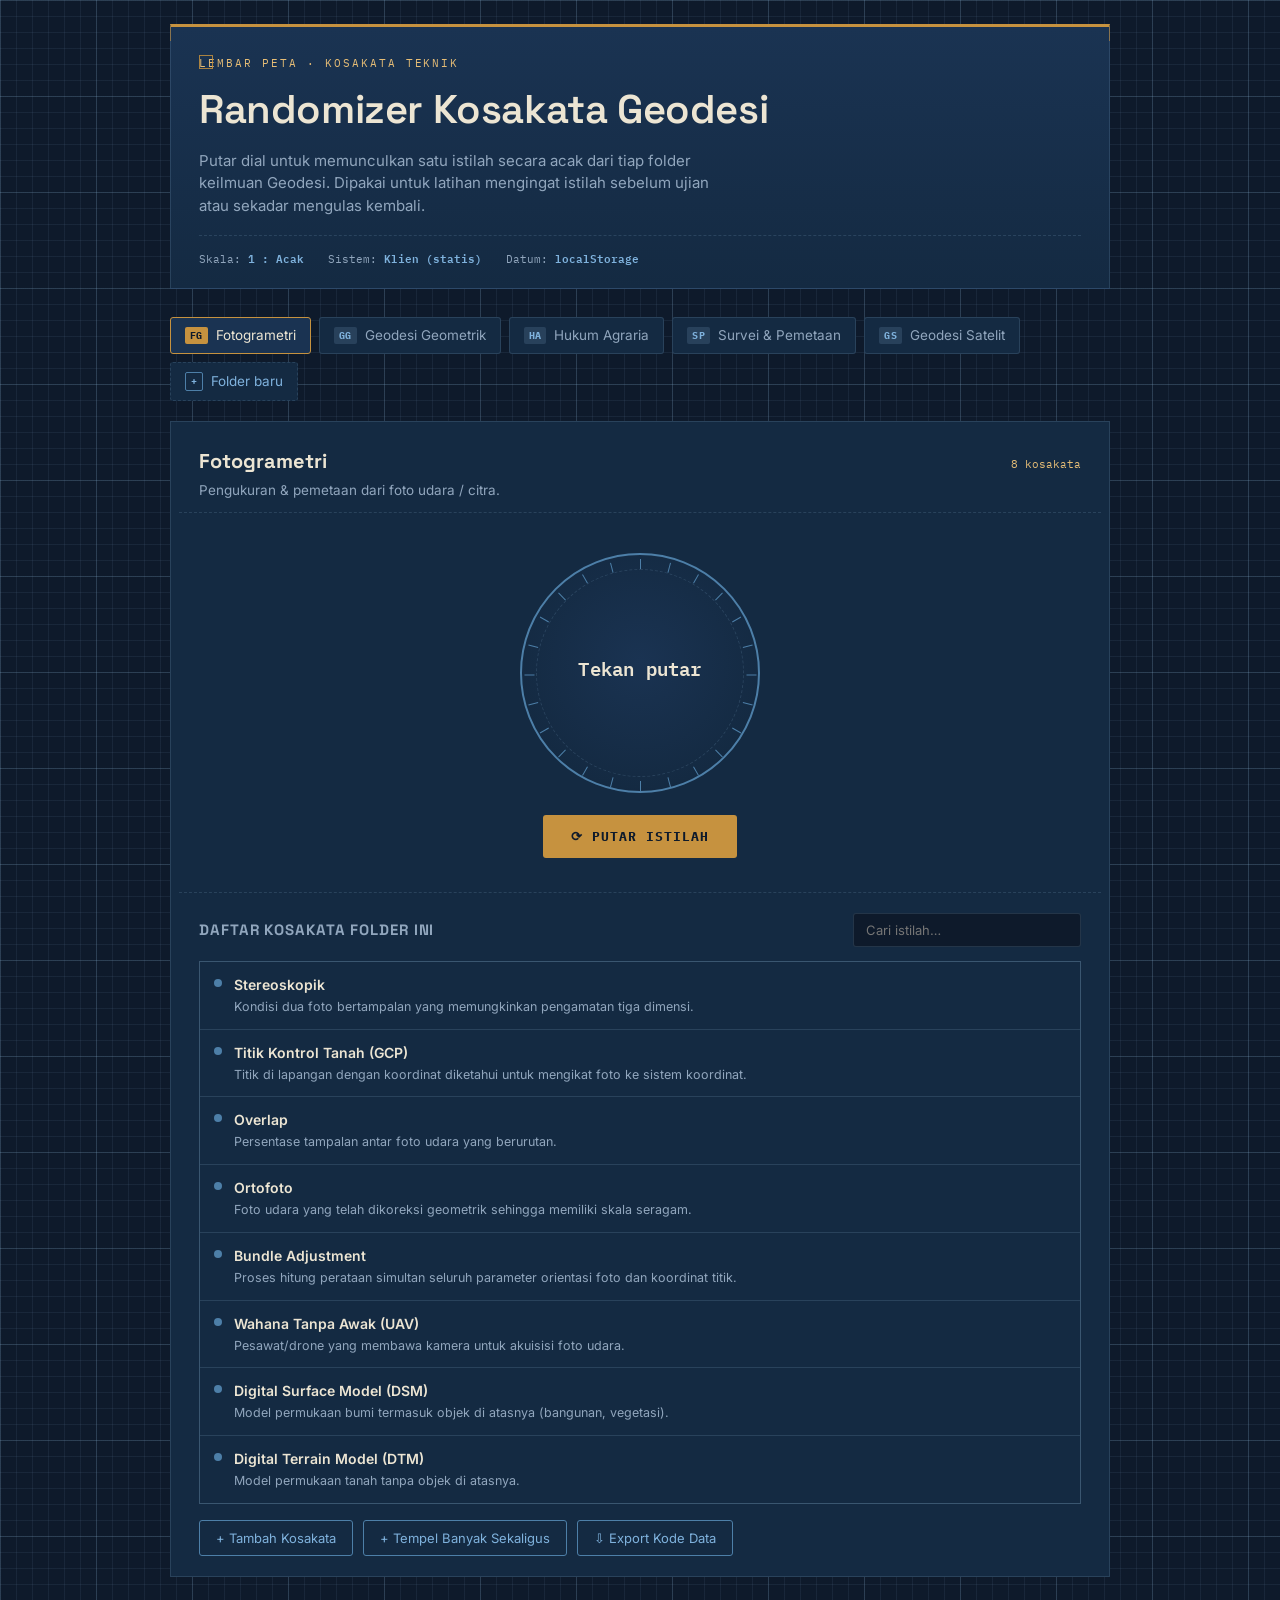
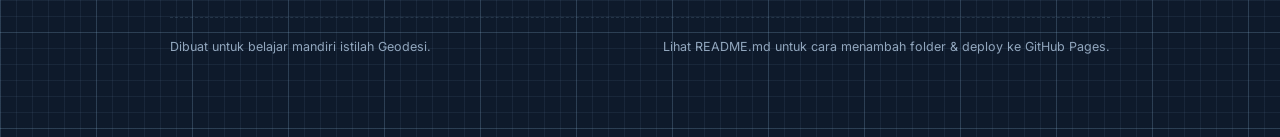
<file: index.html>
<!DOCTYPE html>
<html lang="id">
<head>
<meta charset="UTF-8" />
<meta name="viewport" content="width=device-width, initial-scale=1.0" />
<title>Randomizer Kosakata Geodesi</title>
<meta name="description" content="Alat bantu belajar kosakata dan istilah ilmu Geodesi — fotogrametri, geodesi geometrik, hukum agraria, dan lainnya." />
<link rel="preconnect" href="https://fonts.googleapis.com">
<link rel="preconnect" href="https://fonts.gstatic.com" crossorigin>
<link href="https://fonts.googleapis.com/css2?family=Space+Grotesk:wght@500;600;700&family=Inter:wght@400;500;600&family=IBM+Plex+Mono:wght@500;600&display=swap" rel="stylesheet">
<link rel="stylesheet" href="css/styles.css" />
</head>
<body>

<main class="container">

  <header class="map-sheet">
    <div class="corner-bl"></div><div class="corner-br"></div>
    <p class="map-sheet__eyebrow">Lembar Peta · Kosakata Teknik</p>
    <h1 class="map-sheet__title">Randomizer Kosakata Geodesi</h1>
    <p class="map-sheet__desc">
      Putar dial untuk memunculkan satu istilah secara acak dari tiap folder
      keilmuan Geodesi. Dipakai untuk latihan mengingat istilah sebelum ujian
      atau sekadar mengulas kembali.
    </p>
    <div class="map-sheet__meta">
      <span>Skala: <b>1 : Acak</b></span>
      <span>Sistem: <b>Klien (statis)</b></span>
      <span>Datum: <b>localStorage</b></span>
    </div>
  </header>

  <nav class="tabs" id="category-tabs" aria-label="Folder keilmuan"></nav>

  <section class="category-panel">
    <div class="category-panel__head">
      <div>
        <h2 id="current-category-name">—</h2>
        <p id="current-category-desc"></p>
      </div>
      <span class="category-panel__count" id="current-category-count"></span>
    </div>

    <div class="randomizer">
      <div class="dial" id="benchmark-dial" aria-label="Putar untuk mengacak istilah">
        <div class="dial__ticks" id="dial-ticks" aria-hidden="true"></div>
        <div class="dial__readout">
          <span id="readout-term">Tekan putar</span>
          <span id="readout-definition"></span>
        </div>
      </div>
      <button type="button" class="spin-btn" id="spin-btn">⟳ Putar Istilah</button>
    </div>

    <div class="list-section">
      <div class="list-section__head">
        <h3>Daftar kosakata folder ini</h3>
        <input type="search" id="search-input" class="search-input" placeholder="Cari istilah…" aria-label="Cari istilah" />
      </div>
      <ul class="term-list" id="term-list"></ul>
      <p class="empty-state" id="empty-state" hidden>Tidak ada istilah yang cocok. Coba kata kunci lain, atau tambahkan sendiri di bawah.</p>

      <div class="list-section__actions">
        <button type="button" class="btn-secondary" id="add-term-btn">+ Tambah Kosakata</button>
        <button type="button" class="btn-secondary" id="bulk-add-btn">+ Tempel Banyak Sekaligus</button>
        <button type="button" class="btn-secondary" id="export-btn">⇩ Export Kode Data</button>
      </div>
    </div>
  </section>

  <footer class="site-footer">
    <span>Dibuat untuk belajar mandiri istilah Geodesi.</span>
    <span>Lihat README.md untuk cara menambah folder &amp; deploy ke GitHub Pages.</span>
  </footer>
</main>

<!-- ===================== MODAL: Tambah Kosakata ===================== -->
<div class="modal" id="term-modal" hidden>
  <div class="modal__card" role="dialog" aria-modal="true" aria-labelledby="term-modal-title">
    <h3 id="term-modal-title">Tambah Kosakata</h3>
    <p class="modal__hint">Ditambahkan ke folder: <strong id="term-modal-cat-name"></strong></p>
    <form id="term-form">
      <div class="field">
        <label for="term-input">Istilah</label>
        <input id="term-input" type="text" required placeholder="mis. Ortorektifikasi" />
      </div>
      <div class="field">
        <label for="term-def-input">Definisi (opsional)</label>
        <textarea id="term-def-input" rows="3" placeholder="Penjelasan singkat istilah ini…"></textarea>
      </div>
      <div class="modal__actions">
        <button type="button" class="btn-ghost" data-close-modal>Batal</button>
        <button type="submit" class="btn-primary">Simpan</button>
      </div>
    </form>
  </div>
</div>

<!-- ===================== MODAL: Tempel Banyak Sekaligus ===================== -->
<div class="modal" id="bulk-modal" hidden>
  <div class="modal__card" role="dialog" aria-modal="true" aria-labelledby="bulk-modal-title">
    <h3 id="bulk-modal-title">Tempel Banyak Kosakata Sekaligus</h3>
    <p class="modal__hint">
      Ditambahkan ke folder: <strong id="bulk-modal-cat-name"></strong><br />
      Pisahkan tiap istilah dengan tanda titik koma <code>;</code>. Definisi
      bersifat opsional — tambahkan dengan tanda <code>|</code> setelah
      istilah.<br />
      Contoh: <code>Ortofoto|Foto udara terkoreksi geometrik;Overlap;Stereoskopik</code>
    </p>
    <form id="bulk-form">
      <div class="field">
        <label for="bulk-textarea">Tempel di sini</label>
        <textarea id="bulk-textarea" rows="7" required placeholder="Ortofoto;Overlap;Stereoskopik;Bundle Adjustment"></textarea>
      </div>
      <p class="form-error" id="bulk-form-error"></p>
      <div class="modal__actions">
        <button type="button" class="btn-ghost" data-close-modal>Batal</button>
        <button type="submit" class="btn-primary">Tambahkan Semua</button>
      </div>
    </form>
  </div>
</div>

<!-- ===================== MODAL: Tambah Folder ===================== -->
<div class="modal" id="category-modal" hidden>
  <div class="modal__card" role="dialog" aria-modal="true" aria-labelledby="category-modal-title">
    <h3 id="category-modal-title">Tambah Folder Baru</h3>
    <p class="modal__hint">Buat kategori kosong, lalu isi kosakatanya lewat "+ Tambah Kosakata".</p>
    <form id="category-form">
      <div class="field">
        <label for="category-name-input">Nama folder</label>
        <input id="category-name-input" type="text" required placeholder="mis. Kartografi" />
      </div>
      <div class="field">
        <label for="category-symbol-input">Kode singkat (2 huruf, opsional)</label>
        <input id="category-symbol-input" type="text" maxlength="4" placeholder="mis. KT" />
      </div>
      <div class="field">
        <label for="category-desc-input">Deskripsi singkat (opsional)</label>
        <textarea id="category-desc-input" rows="2" placeholder="Tentang apa folder ini…"></textarea>
      </div>
      <p class="form-error" id="category-form-error"></p>
      <div class="modal__actions">
        <button type="button" class="btn-ghost" data-close-modal>Batal</button>
        <button type="submit" class="btn-primary">Buat Folder</button>
      </div>
    </form>
  </div>
</div>

<!-- ===================== MODAL: Export Kode ===================== -->
<div class="modal" id="export-modal" hidden>
  <div class="modal__card" role="dialog" aria-modal="true" aria-labelledby="export-modal-title">
    <h3 id="export-modal-title">Export Kode Data</h3>
    <p class="modal__hint">Salin teks di bawah, lalu tempel untuk menimpa isi <code>js/data.js</code> agar semua kosakata tersimpan permanen di kode (bukan cuma di browser ini).</p>
    <textarea id="export-textarea" readonly></textarea>
    <div class="modal__actions">
      <button type="button" class="btn-ghost" data-close-modal>Tutup</button>
      <button type="button" class="btn-primary" id="copy-export-btn">Salin Kode</button>
    </div>
  </div>
</div>

<div class="toast" id="toast"></div>

<script src="js/data.js"></script>
<script src="js/storage.js"></script>
<script src="js/app.js"></script>
</body>
</html>
</file>
<file: css/styles.css>
/* =====================================================================
   DESIGN TOKENS
   Tema "peta blueprint" — kertas gambar teknik geodesi malam hari:
   biru tinta gelap, garis grid koordinat, aksen kuningan seperti
   pelat tanda benchmark (BM) di lapangan.
   ===================================================================== */
:root {
  --ink: #0e1a2b;
  --panel: #142a42;
  --panel-raised: #1a3352;
  --grid-line: rgba(147, 189, 224, 0.08);
  --grid-line-strong: rgba(147, 189, 224, 0.16);
  --blue-mid: #4d7fa8;
  --blue-bright: #7fb2dd;
  --brass: #c6923f;
  --brass-light: #e6bd76;
  --parchment: #ece5d3;
  --text-dim: #91a6bd;
  --green-flag: #7ea788;
  --danger: #c9695f;
  --radius: 3px;
  --font-display: "Space Grotesk", "Archivo", sans-serif;
  --font-body: "Inter", sans-serif;
  --font-mono: "IBM Plex Mono", monospace;
}

* { box-sizing: border-box; }
html { scroll-behavior: smooth; }

body {
  margin: 0;
  background-color: var(--ink);
  background-image:
    linear-gradient(var(--grid-line) 1px, transparent 1px),
    linear-gradient(90deg, var(--grid-line) 1px, transparent 1px),
    linear-gradient(var(--grid-line-strong) 1px, transparent 1px),
    linear-gradient(90deg, var(--grid-line-strong) 1px, transparent 1px);
  background-size: 16px 16px, 16px 16px, 96px 96px, 96px 96px;
  color: var(--parchment);
  font-family: var(--font-body);
  line-height: 1.5;
  min-height: 100vh;
}

a { color: var(--blue-bright); }

button { font-family: inherit; }

:focus-visible {
  outline: 2px solid var(--brass-light);
  outline-offset: 2px;
}

.container {
  max-width: 980px;
  margin: 0 auto;
  padding: 0 20px 80px;
}

/* =====================================================================
   HEADER — kepala peta (map sheet title block)
   ===================================================================== */
.map-sheet {
  position: relative;
  border: 1px solid var(--grid-line-strong);
  border-top: 3px solid var(--brass);
  background: linear-gradient(180deg, var(--panel-raised), var(--panel));
  padding: 28px 28px 20px;
  margin-top: 24px;
  margin-bottom: 28px;
}
.map-sheet::before,
.map-sheet::after,
.map-sheet .corner-br,
.map-sheet .corner-bl {
  content: "";
  position: absolute;
  width: 14px;
  height: 14px;
  border: 1px solid var(--brass);
  opacity: 0.6;
}
.map-sheet::before { top: -1px; left: -1px; border-right: none; border-bottom: none; }
.map-sheet::after { top: -1px; right: -1px; border-left: none; border-bottom: none; }

.map-sheet__eyebrow {
  font-family: var(--font-mono);
  font-size: 11px;
  letter-spacing: 0.18em;
  text-transform: uppercase;
  color: var(--brass-light);
  margin: 0 0 8px;
}
.map-sheet__title {
  font-family: var(--font-display);
  font-size: clamp(28px, 4vw, 40px);
  font-weight: 600;
  margin: 0 0 10px;
  letter-spacing: -0.01em;
}
.map-sheet__desc {
  color: var(--text-dim);
  max-width: 60ch;
  margin: 0;
  font-size: 15px;
}
.map-sheet__meta {
  display: flex;
  gap: 24px;
  margin-top: 18px;
  padding-top: 14px;
  border-top: 1px dashed var(--grid-line-strong);
  font-family: var(--font-mono);
  font-size: 11px;
  color: var(--text-dim);
  flex-wrap: wrap;
}
.map-sheet__meta span b { color: var(--blue-bright); font-weight: 600; }

/* =====================================================================
   TABS — legenda bagian / kategori
   ===================================================================== */
.tabs {
  display: flex;
  flex-wrap: wrap;
  gap: 8px;
  margin-bottom: 20px;
}
.tab {
  display: flex;
  align-items: center;
  gap: 8px;
  background: var(--panel);
  border: 1px solid var(--grid-line-strong);
  color: var(--text-dim);
  padding: 9px 14px;
  border-radius: var(--radius);
  cursor: pointer;
  transition: border-color 0.15s ease, color 0.15s ease, background 0.15s ease;
  font-size: 13.5px;
}
.tab:hover { border-color: var(--blue-mid); color: var(--parchment); }
.tab--active {
  border-color: var(--brass);
  background: var(--panel-raised);
  color: var(--parchment);
}
.tab__symbol {
  font-family: var(--font-mono);
  font-size: 10px;
  font-weight: 700;
  background: var(--grid-line-strong);
  color: var(--blue-bright);
  padding: 2px 5px;
  border-radius: 2px;
  letter-spacing: 0.04em;
}
.tab--active .tab__symbol { background: var(--brass); color: var(--ink); }
.tab--add { border-style: dashed; color: var(--blue-bright); }
.tab--add .tab__symbol { background: transparent; border: 1px solid var(--blue-mid); }

/* =====================================================================
   PANEL UTAMA — dial + readout
   ===================================================================== */
.category-panel {
  border: 1px solid var(--grid-line-strong);
  background: var(--panel);
  padding: 8px 8px 0;
}
.category-panel__head {
  display: flex;
  justify-content: space-between;
  align-items: baseline;
  flex-wrap: wrap;
  gap: 8px;
  padding: 16px 20px 12px;
  border-bottom: 1px dashed var(--grid-line-strong);
}
.category-panel__head h2 {
  font-family: var(--font-display);
  font-size: 20px;
  margin: 0;
}
.category-panel__head p {
  margin: 4px 0 0;
  color: var(--text-dim);
  font-size: 13.5px;
}
.category-panel__count {
  font-family: var(--font-mono);
  font-size: 11px;
  color: var(--brass-light);
  white-space: nowrap;
}

.randomizer {
  display: flex;
  flex-direction: column;
  align-items: center;
  padding: 40px 20px 34px;
  gap: 22px;
}

/* --- Dial: benchmark disc / total station readout, elemen signature --- */
.dial {
  --dial-size: 240px;
  position: relative;
  width: var(--dial-size);
  height: var(--dial-size);
  border-radius: 50%;
  cursor: pointer;
  display: grid;
  place-items: center;
  background:
    radial-gradient(circle at 50% 45%, var(--panel-raised) 0%, var(--panel) 72%, var(--ink) 100%);
  border: 2px solid var(--blue-mid);
  transition: border-color 0.3s ease, box-shadow 0.3s ease;
}
.dial::before {
  content: "";
  position: absolute;
  inset: 14px;
  border-radius: 50%;
  border: 1px dashed var(--grid-line-strong);
}
.dial__ticks {
  position: absolute;
  inset: 0;
}
.dial__ticks span {
  position: absolute;
  top: 4px;
  left: 50%;
  width: 1px;
  height: 10px;
  background: var(--blue-mid);
  transform-origin: 50% calc(var(--dial-size) / 2 - 4px);
}
.dial__readout {
  position: relative;
  z-index: 2;
  text-align: center;
  padding: 0 26px;
  max-width: 80%;
}
#readout-term {
  display: block;
  font-family: var(--font-mono);
  font-size: clamp(15px, 2.6vw, 19px);
  font-weight: 600;
  color: var(--parchment);
  letter-spacing: 0.01em;
  word-break: break-word;
}
#readout-definition {
  display: block;
  margin-top: 8px;
  font-size: 11.5px;
  color: var(--text-dim);
  line-height: 1.4;
}
.dial--spinning {
  border-color: var(--blue-bright);
  box-shadow: 0 0 0 6px rgba(127, 178, 221, 0.06);
}
.dial--spinning #readout-term { color: var(--blue-bright); }
.dial--locked {
  border-color: var(--brass);
  box-shadow: 0 0 0 8px rgba(198, 146, 63, 0.14);
}
.dial--locked #readout-term { color: var(--brass-light); }

.spin-btn {
  font-family: var(--font-mono);
  font-size: 13px;
  letter-spacing: 0.08em;
  text-transform: uppercase;
  color: var(--ink);
  background: var(--brass);
  border: none;
  padding: 13px 28px;
  border-radius: var(--radius);
  cursor: pointer;
  transition: background 0.15s ease, transform 0.1s ease;
  font-weight: 700;
}
.spin-btn:hover:not(:disabled) { background: var(--brass-light); }
.spin-btn:active:not(:disabled) { transform: translateY(1px); }
.spin-btn:disabled { background: var(--grid-line-strong); color: var(--text-dim); cursor: not-allowed; }

@media (prefers-reduced-motion: reduce) {
  .dial, .dial * { transition: none !important; }
}

/* =====================================================================
   DAFTAR KOSAKATA
   ===================================================================== */
.list-section {
  padding: 20px;
  border-top: 1px dashed var(--grid-line-strong);
}
.list-section__head {
  display: flex;
  justify-content: space-between;
  align-items: center;
  gap: 12px;
  flex-wrap: wrap;
  margin-bottom: 14px;
}
.list-section__head h3 {
  font-family: var(--font-display);
  font-size: 15px;
  margin: 0;
  color: var(--text-dim);
  text-transform: uppercase;
  letter-spacing: 0.06em;
}
.search-input {
  background: var(--ink);
  border: 1px solid var(--grid-line-strong);
  color: var(--parchment);
  padding: 8px 12px;
  border-radius: var(--radius);
  font-size: 13px;
  min-width: 200px;
  font-family: var(--font-body);
}
.search-input:focus { border-color: var(--blue-mid); }

.term-list {
  list-style: none;
  margin: 0;
  padding: 0;
  display: grid;
  gap: 1px;
  background: var(--grid-line-strong);
  border: 1px solid var(--grid-line-strong);
}
.term-item {
  display: flex;
  gap: 12px;
  align-items: flex-start;
  background: var(--panel);
  padding: 12px 14px;
}
.term-item__marker {
  width: 8px;
  height: 8px;
  margin-top: 5px;
  flex-shrink: 0;
  border-radius: 50%;
  background: var(--blue-mid);
}
.term-item__term { margin: 0; font-weight: 600; font-size: 14px; }
.term-item__def { margin: 3px 0 0; color: var(--text-dim); font-size: 12.5px; }

.empty-state {
  padding: 24px;
  text-align: center;
  color: var(--text-dim);
  font-size: 13.5px;
  border: 1px dashed var(--grid-line-strong);
}

.list-section__actions {
  display: flex;
  gap: 10px;
  margin-top: 16px;
  flex-wrap: wrap;
}
.btn-secondary {
  background: transparent;
  border: 1px solid var(--blue-mid);
  color: var(--blue-bright);
  padding: 9px 16px;
  border-radius: var(--radius);
  cursor: pointer;
  font-size: 13px;
  transition: border-color 0.15s ease, color 0.15s ease;
}
.btn-secondary:hover { border-color: var(--brass); color: var(--brass-light); }

/* =====================================================================
   MODALS
   ===================================================================== */
.modal {
  position: fixed;
  inset: 0;
  display: grid;
  place-items: center;
  background: rgba(6, 11, 19, 0.72);
  z-index: 50;
  padding: 20px;
  opacity: 0;
  transition: opacity 0.15s ease;
}
.modal--visible { opacity: 1; }
.modal__card {
  background: var(--panel-raised);
  border: 1px solid var(--brass);
  border-radius: var(--radius);
  padding: 24px;
  width: 100%;
  max-width: 420px;
  transform: translateY(8px);
  transition: transform 0.15s ease;
}
.modal--visible .modal__card { transform: translateY(0); }
.modal__card h3 {
  font-family: var(--font-display);
  margin: 0 0 4px;
  font-size: 18px;
}
.modal__card p.modal__hint {
  color: var(--text-dim);
  font-size: 12.5px;
  margin: 0 0 18px;
}
.field { margin-bottom: 14px; }
.field label {
  display: block;
  font-size: 12px;
  color: var(--text-dim);
  margin-bottom: 5px;
  font-family: var(--font-mono);
  letter-spacing: 0.03em;
}
.field input,
.field textarea {
  width: 100%;
  background: var(--ink);
  border: 1px solid var(--grid-line-strong);
  color: var(--parchment);
  padding: 9px 10px;
  border-radius: var(--radius);
  font-family: var(--font-body);
  font-size: 14px;
  resize: vertical;
}
.field input:focus, .field textarea:focus { border-color: var(--blue-mid); }
.form-error {
  color: var(--danger);
  font-size: 12.5px;
  min-height: 16px;
  margin: -6px 0 10px;
}
.modal__actions {
  display: flex;
  justify-content: flex-end;
  gap: 10px;
  margin-top: 18px;
}
.btn-primary {
  background: var(--brass);
  color: var(--ink);
  border: none;
  padding: 9px 18px;
  border-radius: var(--radius);
  font-weight: 700;
  cursor: pointer;
  font-size: 13px;
}
.btn-primary:hover { background: var(--brass-light); }
.btn-ghost {
  background: transparent;
  border: 1px solid var(--grid-line-strong);
  color: var(--text-dim);
  padding: 9px 16px;
  border-radius: var(--radius);
  cursor: pointer;
  font-size: 13px;
}
.btn-ghost:hover { color: var(--parchment); border-color: var(--blue-mid); }

#export-textarea {
  width: 100%;
  height: 220px;
  background: var(--ink);
  color: var(--blue-bright);
  border: 1px solid var(--grid-line-strong);
  font-family: var(--font-mono);
  font-size: 12px;
  padding: 12px;
  border-radius: var(--radius);
  white-space: pre;
}

/* =====================================================================
   TOAST + FOOTER
   ===================================================================== */
.toast {
  position: fixed;
  left: 50%;
  bottom: 26px;
  transform: translate(-50%, 12px);
  background: var(--brass);
  color: var(--ink);
  padding: 10px 18px;
  border-radius: var(--radius);
  font-size: 13px;
  font-weight: 600;
  opacity: 0;
  pointer-events: none;
  transition: opacity 0.2s ease, transform 0.2s ease;
  z-index: 100;
}
.toast--visible { opacity: 1; transform: translate(-50%, 0); }

.site-footer {
  margin-top: 40px;
  padding-top: 20px;
  border-top: 1px dashed var(--grid-line-strong);
  color: var(--text-dim);
  font-size: 12.5px;
  display: flex;
  justify-content: space-between;
  flex-wrap: wrap;
  gap: 8px;
}

@media (max-width: 560px) {
  .map-sheet { padding: 22px 18px 16px; }
  .category-panel__head { flex-direction: column; align-items: flex-start; }
  .dial { --dial-size: 200px; }
  .site-footer { flex-direction: column; }
}
</file>
